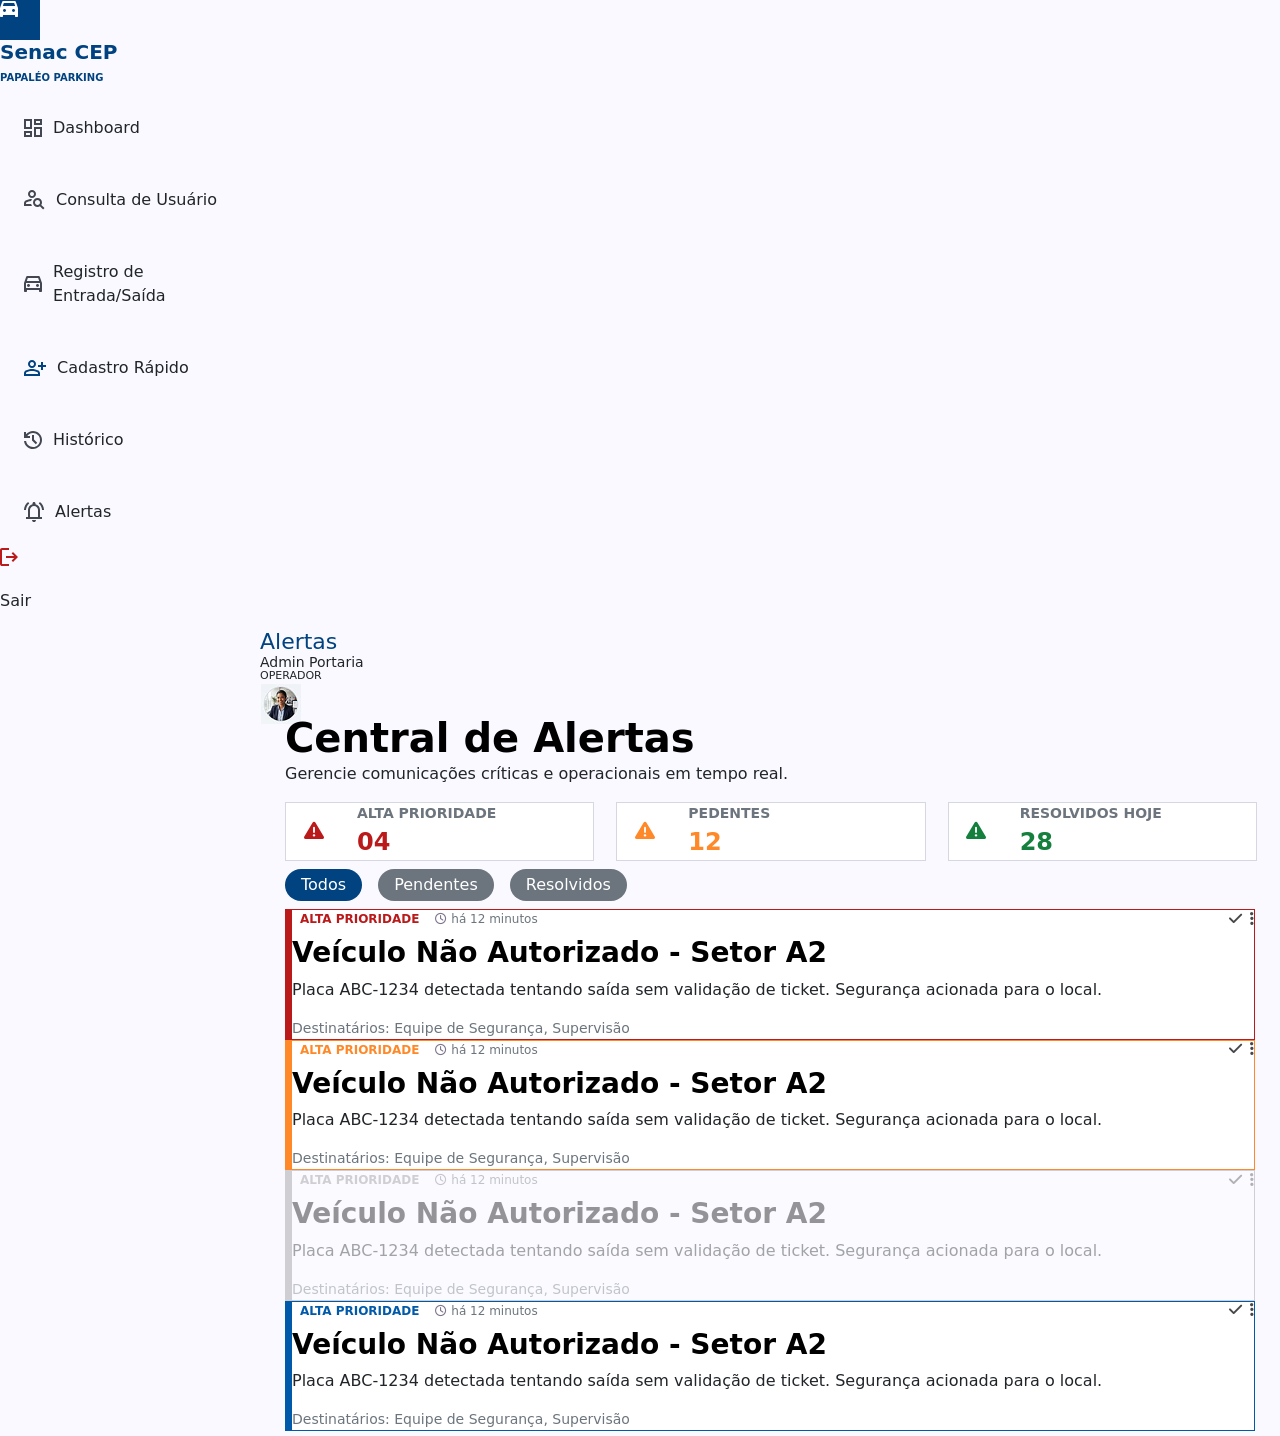
<file: apps/alerta.html>
<!doctype html>
<html lang="pt=br">

<head>
    <meta charset="utf-8">
    <meta name="viewport" content="width=device-width, initial-scale=1">
    <title>Alerta - Senac Parking</title>


    <link href="https://cdn.jsdelivr.net/npm/bootstrap@5.3.8/dist/css/bootstrap.min.css" rel="stylesheet"
        integrity="sha384-sRIl4kxILFvY47J16cr9ZwB07vP4J8+LH7qKQnuqkuIAvNWLzeN8tE5YBujZqJLB" crossorigin="anonymous">
    <link rel="stylesheet" href="../static/css/base.css">
    <link rel="stylesheet" href="https://cdnjs.cloudflare.com/ajax/libs/font-awesome/6.4.0/css/all.min.css">


    <style>
        p {
            margin: 0;
        }

        .alert {
            display: flex;
            width: 100%;
            flex-direction: column !important;
        }

        main m-card-alert::part(alert) {
            flex-direction: column;
        }

        section m-card-alert::part(alert) {
            border: 1px solid #d5d7e2;
            width: 100%;
        }

        section m-card-alert{
            width: 100%;
        }

        main m-card-alert h3 {
            font-weight: 600;
            color: black;

        }
    </style>


</head>

<body>
    <m-sidebar>
    </m-sidebar>
    <m-appbar>
        Alertas
    </m-appbar>

    <m-corpo> <!-- * 🍕 corpo -->

        <header class="my-3">
            <h1 class="fw-semibold text-black m-0">Central de Alertas</h1>
            <p>Gerencie comunicações críticas e operacionais em tempo real.</p>
        </header>

        <section class="d-flex flex-row gap-4">

            <m-card-alert tipo="alto">
                <div class="d-flex flex-row">
                    <div class="d-flex align-items-center justify-content-center rounded"
                        style="height: 55px; width: 55px; background-color: var(--back-alert); color: var(--color-alert);">
                        <i class="fa-solid fa-triangle-exclamation fa-lg"></i>
                    </div>

                    <div class="d-flex flex-column ms-3 fw-semibold">
                        <p class="text-secondary" style="font-size: 14px;">ALTA PRIORIDADE</p>
                        <p class="fs-4" style="color: var(--color-alert);">04</p>

                    </div>

                </div>
            </m-card-alert>



            <m-card-alert tipo="medio">
                <div class="d-flex flex-row">
                    <div class="d-flex align-items-center justify-content-center rounded"
                        style="height: 55px; width: 55px; background-color: var(--back-alert); color: var(--color-alert);">
                        <i class="fa-solid fa-triangle-exclamation fa-lg"></i>
                    </div>

                    <div class="d-flex flex-column ms-3 fw-semibold">
                        <p class="text-secondary" style="font-size: 14px;">PEDENTES</p>
                        <p class="fs-4" style="color: var(--color-alert);">12</p>

                    </div>

                </div>
            </m-card-alert>


            <m-card-alert tipo="sucesso">
                <div class="d-flex flex-row">
                    <div class="d-flex align-items-center justify-content-center rounded"
                        style="height: 55px; width: 55px; background-color: var(--back-alert); color: var(--color-alert);">
                        <i class="fa-solid fa-triangle-exclamation fa-lg"></i>
                    </div>

                    <div class="d-flex flex-column ms-3 fw-semibold">
                        <p class="text-secondary" style="font-size: 14px;">RESOLVIDOS HOJE</p>
                        <p class="fs-4" style="color: var(--color-alert);">28</p>

                    </div>

                </div>
            </m-card-alert>

        </section>




        <main class="alertas">


            <section class="d-flex my-2 flex-row gap-3">
                <div class="text-bg-primary px-3 py-1 rounded-4">Todos</div>
                <div class="text-bg-secondary px-3 py-1 rounded-4">Pendentes</div>
                <div class="text-bg-secondary px-3 py-1 rounded-4">Resolvidos</div>

            </section>

            <m-card-alert class="d-flex flex-column" tipo="alto">
                <div class="d-flex align-items-center gap-2" style="font-size: 12px;">
                    <p class="px-2 rounded text-center fw-semibold"
                        style="color: var(--color-alert); background-color: var(--back-alert);">ALTA PRIORIDADE</p>
                    <p class="text-secondary"><i class="fa-regular fa-clock" style="color: #7f758d;"></i> há 12 minutos
                    </p>
                    <div class="d-flex ms-auto gap-2">
                        <i class="fa-solid fa-check fa-lg" style="color: #474749;"></i>
                        <i class="fa-solid fa-ellipsis-vertical fa-lg" style="color: #474749;"></i>
                    </div>
                </div>

                <div class="d-flex flex-column mt-2">
                    <h3>Veículo Não Autorizado - Setor A2</h3>
                    <p>Placa ABC-1234 detectada tentando saída sem validação de ticket. Segurança acionada para o local.
                    </p>
                    <p class="text-secondary mt-3" style="font-size: 14px;">Destinatários: Equipe de Segurança,
                        Supervisão</p>
                </div>

            </m-card-alert>
            <m-card-alert class="d-flex flex-column" tipo="medio">
                <div class="d-flex align-items-center gap-2" style="font-size: 12px;">
                    <p class="px-2 rounded text-center fw-semibold"
                        style="color: var(--color-alert); background-color: var(--back-alert);">ALTA PRIORIDADE</p>
                    <p class="text-secondary"><i class="fa-regular fa-clock" style="color: #7f758d;"></i> há 12 minutos
                    </p>
                    <div class="d-flex ms-auto gap-2">
                        <i class="fa-solid fa-check fa-lg" style="color: #474749;"></i>
                        <i class="fa-solid fa-ellipsis-vertical fa-lg" style="color: #474749;"></i>
                    </div>
                </div>

                <div class="d-flex flex-column mt-2">
                    <h3>Veículo Não Autorizado - Setor A2</h3>
                    <p>Placa ABC-1234 detectada tentando saída sem validação de ticket. Segurança acionada para o local.
                    </p>
                    <p class="text-secondary mt-3" style="font-size: 14px;">Destinatários: Equipe de Segurança,
                        Supervisão</p>
                </div>

            </m-card-alert>
            <m-card-alert class="d-flex flex-column" tipo="resolvido">
                <div class="d-flex align-items-center gap-2" style="font-size: 12px;">
                    <p class="px-2 rounded text-center fw-semibold"
                        style="color: var(--color-alert); background-color: var(--back-alert);">ALTA PRIORIDADE</p>
                    <p class="text-secondary"><i class="fa-regular fa-clock" style="color: #7f758d;"></i> há 12 minutos
                    </p>
                    <div class="d-flex ms-auto gap-2">
                        <i class="fa-solid fa-check fa-lg" style="color: #474749;"></i>
                        <i class="fa-solid fa-ellipsis-vertical fa-lg" style="color: #474749;"></i>
                    </div>
                </div>

                <div class="d-flex flex-column mt-2">
                    <h3>Veículo Não Autorizado - Setor A2</h3>
                    <p>Placa ABC-1234 detectada tentando saída sem validação de ticket. Segurança acionada para o local.
                    </p>
                    <p class="text-secondary mt-3" style="font-size: 14px;">Destinatários: Equipe de Segurança,
                        Supervisão</p>
                </div>

            </m-card-alert>

            <m-card-alert class="d-flex flex-column" tipo="baixo">
                <div class="d-flex align-items-center gap-2" style="font-size: 12px;">
                    <p class="px-2 rounded text-center fw-semibold"
                        style="color: var(--color-alert); background-color: var(--back-alert);">ALTA PRIORIDADE</p>
                    <p class="text-secondary"><i class="fa-regular fa-clock" style="color: #7f758d;"></i> há 12 minutos
                    </p>
                    <div class="d-flex ms-auto gap-2">
                        <i class="fa-solid fa-check fa-lg" style="color: #474749;"></i>
                        <i class="fa-solid fa-ellipsis-vertical fa-lg" style="color: #474749;"></i>
                    </div>
                </div>

                <div class="d-flex flex-column mt-2">
                    <h3>Veículo Não Autorizado - Setor A2</h3>
                    <p>Placa ABC-1234 detectada tentando saída sem validação de ticket. Segurança acionada para o local.
                    </p>
                    <p class="text-secondary mt-3" style="font-size: 14px;">Destinatários: Equipe de Segurança,
                        Supervisão</p>
                </div>

            </m-card-alert>

        </main>




    </m-corpo> <!-- * 🍕 corpo -->




    <script type="module" src="../static/js/lib.js"></script>

    <script src="https://cdn.jsdelivr.net/npm/bootstrap@5.3.8/dist/js/bootstrap.bundle.min.js"
        integrity="sha384-FKyoEForCGlyvwx9Hj09JcYn3nv7wiPVlz7YYwJrWVcXK/BmnVDxM+D2scQbITxI"
        crossorigin="anonymous"></script>
</body>

</html>
</file>
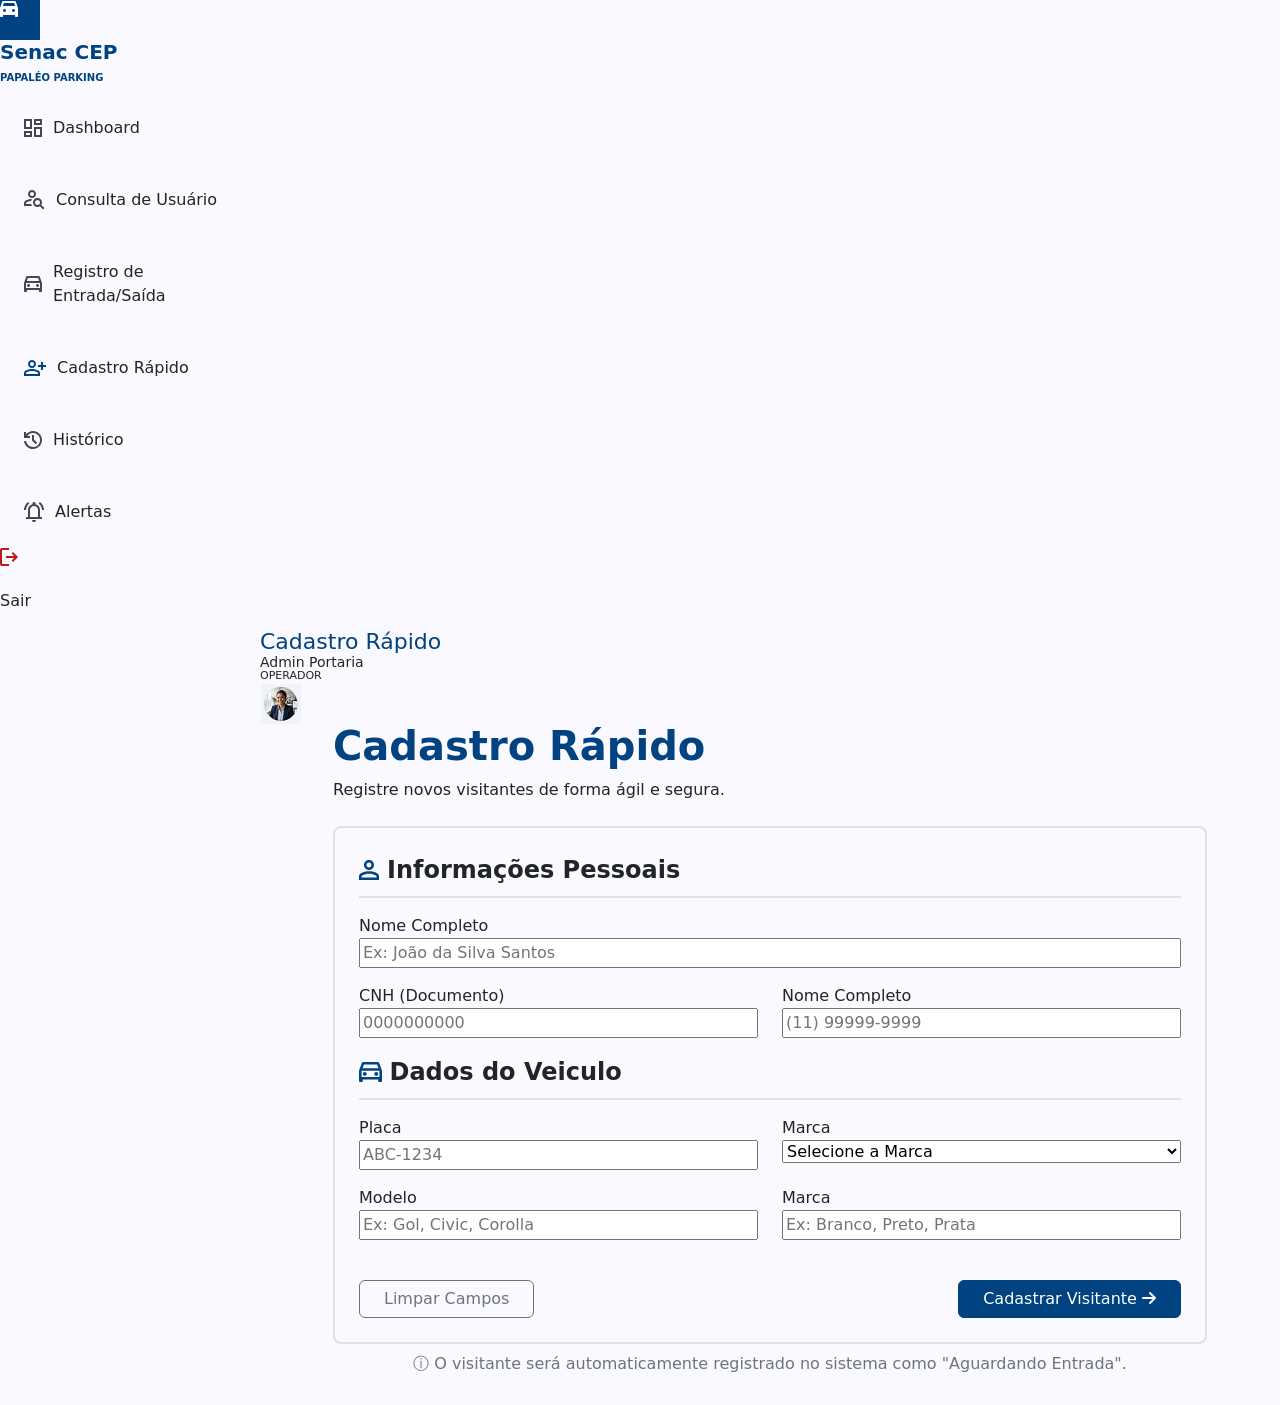
<file: apps/cadastro-rapido.html>
<!doctype html>
<html lang="pt=br">

<head>
    <meta charset="utf-8">
    <meta name="viewport" content="width=device-width, initial-scale=1">
    <title>Cadastro Rápido - Senac Parking</title>


    <link href="https://cdn.jsdelivr.net/npm/bootstrap@5.3.8/dist/css/bootstrap.min.css" rel="stylesheet"
        integrity="sha384-sRIl4kxILFvY47J16cr9ZwB07vP4J8+LH7qKQnuqkuIAvNWLzeN8tE5YBujZqJLB" crossorigin="anonymous">
    <link rel="stylesheet" href="../static/css/base.css">
    <link rel="stylesheet" href="https://cdnjs.cloudflare.com/ajax/libs/font-awesome/6.4.0/css/all.min.css">


    <style>
        p {
            margin: 0;
        }
    </style>


</head>

<body>
    <m-sidebar>
    </m-sidebar>
    <m-appbar>
        Cadastro Rápido
    </m-appbar>

    <m-corpo> <!-- * 🍕 corpo -->

        <div class="d-flex flex-column py-4 px-5">
            <h1 class="fw-bold">Cadastro Rápido</h1>
            <p class="mb-4">Registre novos visitantes de forma ágil e segura.</p>
            
            <div class="d-flex flex-column border border-2 rounded-3 p-4 gap-3">
                <div class="border-bottom border-2 pb-2">
                    <p class="d-flex gap-2 fs-4 fw-semibold align-items-center"><img
                        src="../static/Assets - projeto estacionamento/Icon-informacoes-pessoais.svg" alt=""
                        style="height: 20px;"> Informações Pessoais</p>
                    </div>
                    
                    <div class="d-flex flex-column">
                        <label for="">Nome Completo</label>
                        <input class="" placeholder="Ex: João da Silva Santos" type="text">
                    </div>
                    
                    <div class="row">
                        
                        <div class="col d-flex flex-column">
                            <label for="">CNH (Documento)</label>
                            <input class="" placeholder="0000000000" type="text">
                        </div>
                        
                        <div class="col d-flex flex-column">
                            <label for="">Nome Completo</label>
                            <input class="" placeholder="(11) 99999-9999" type="text">
                        </div>
                    </div>
                    
                    
                    <div class="border-bottom border-2 pb-2">
                        <p class="d-flex gap-2 fs-4 fw-semibold align-items-center"><img
                            src="../static/Assets - projeto estacionamento/Icon-carro.svg" alt="" style="height: 20px;">
                            Dados do Veiculo</p>
                        </div>
                        
                        <div class="row">
                            
                            <div class="col d-flex flex-column">
                                <label for="">Placa</label>
                                <input class="" placeholder="ABC-1234" type="text">
                            </div>
                            
                            <div class="col d-flex flex-column">
                                <label for="">Marca</label>
                                <select name="Marca" id="">
                                    <option value="">Selecione a Marca</option>
                                </select>
                            </div>
                        </div>
                        
                        <div class="row">
                            
                            <div class="col d-flex flex-column">
                                <label for="">Modelo</label>
                                <input class="" placeholder="Ex: Gol, Civic, Corolla" type="text">
                            </div>
                            
                            <div class="col d-flex flex-column">
                                <label for="">Marca</label>
                                <input type="text" placeholder="Ex: Branco, Preto, Prata">
                            </div>
                        </div>
                        
                        <div class="d-flex justify-content-between mt-4">
                            <button class="btn btn-outline-secondary px-4">Limpar Campos</button>
                <button class="btn btn-primary px-4">Cadastrar Visitante <i class="fa-solid fa-arrow-right" style="color: #fff;"></i></button>
            </div>
            
        </div>
        
        <p class="text-center text-secondary mt-2">ⓘ O visitante será automaticamente registrado no sistema como "Aguardando Entrada".</p>

    </div>
    </m-corpo> <!-- * 🍕 corpo -->




    <script type="module" src="../static/js/lib.js"></script>

    <script src="https://cdn.jsdelivr.net/npm/bootstrap@5.3.8/dist/js/bootstrap.bundle.min.js"
        integrity="sha384-FKyoEForCGlyvwx9Hj09JcYn3nv7wiPVlz7YYwJrWVcXK/BmnVDxM+D2scQbITxI"
        crossorigin="anonymous"></script>
</body>

</html>
</file>
<file: static/css/base.css>
:root,
[data-bs-theme=light] {
  --bs-blue: #004380;
  --bs-indigo: #6610f2;
  --bs-purple: #6f42c1;
  --bs-pink: #d63384;
  --bs-red: #dc3545;
  --bs-orange: #fd7e14;
  --bs-yellow: #ffc107;
  --bs-green: #198754;
  --bs-teal: #20c997;
  --bs-cyan: #0dcaf0;
  --bs-black: #000;
  --bs-white: #fff;
  --bs-gray: #6c757d;
  --bs-gray-dark: #343a40;
  --bs-gray-100: #f8f9fa;
  --bs-gray-200: #e9ecef;
  --bs-gray-300: #dee2e6;
  --bs-gray-400: #ced4da;
  --bs-gray-500: #adb5bd;
  --bs-gray-600: #6c757d;
  --bs-gray-700: #495057;
  --bs-gray-800: #343a40;
  --bs-gray-900: #212529;
  --bs-primary: #004380;
  --bs-secondary: #6c757d;
  --bs-success: #198754;
  --bs-info: #0dcaf0;
  --bs-warning: #ffc107;
  --bs-danger: #dc3545;
  --bs-light: #f8f9fa;
  --bs-dark: #212529;
  --bs-primary-rgb: 0, 67, 128, 1;
  --bs-secondary-rgb: 108, 117, 125;
  --bs-success-rgb: 25, 135, 84;
  --bs-info-rgb: 13, 202, 240;
  --bs-warning-rgb: 255, 193, 7;
  --bs-danger-rgb: 220, 53, 69;
  --bs-light-rgb: 248, 249, 250;
  --bs-dark-rgb: 33, 37, 41;
  --bs-primary-text-emphasis: #052c65;
  --bs-secondary-text-emphasis: #2b2f32;
  --bs-success-text-emphasis: #0a3622;
  --bs-info-text-emphasis: #055160;
  --bs-warning-text-emphasis: #664d03;
  --bs-danger-text-emphasis: #58151c;
  --bs-light-text-emphasis: #495057;
  --bs-dark-text-emphasis: #495057;
  --bs-primary-bg-subtle: #cfe2ff;
  --bs-secondary-bg-subtle: #e2e3e5;
  --bs-success-bg-subtle: #d1e7dd;
  --bs-info-bg-subtle: #cff4fc;
  --bs-warning-bg-subtle: #fff3cd;
  --bs-danger-bg-subtle: #f8d7da;
  --bs-light-bg-subtle: #fcfcfd;
  --bs-dark-bg-subtle: #ced4da;
  --bs-primary-border-subtle: #9ec5fe;
  --bs-secondary-border-subtle: #c4c8cb;
  --bs-success-border-subtle: #a3cfbb;
  --bs-info-border-subtle: #9eeaf9;
  --bs-warning-border-subtle: #ffe69c;
  --bs-danger-border-subtle: #f1aeb5;
  --bs-light-border-subtle: #e9ecef;
  --bs-dark-border-subtle: #adb5bd;
  --bs-white-rgb: 255, 255, 255;
  --bs-black-rgb: 0, 0, 0;

  --bs-font-sans-serif: system-ui, -apple-system, "Segoe UI", Roboto, "Helvetica Neue", "Noto Sans", "Liberation Sans", Arial, sans-serif, "Apple Color Emoji", "Segoe UI Emoji", "Segoe UI Symbol", "Noto Color Emoji";
  --bs-font-monospace: SFMono-Regular, Menlo, Monaco, Consolas, "Liberation Mono", "Courier New", monospace;
  --bs-gradient: linear-gradient(180deg, rgba(255, 255, 255, 0.15), rgba(255, 255, 255, 0));
  --bs-body-font-family: var(--bs-font-sans-serif);
  --bs-body-font-size: 1rem;
  --bs-body-font-weight: 400;
  --bs-body-line-height: 1.5;

  --bs-body-color: #212529;
  --bs-body-color-rgb: 33, 37, 41;
  --bs-body-bg: #f9f9ff;         /* !  COR DO CORPO   */
  --bs-body-bg-rgb: 249, 249, 255;


  --bs-emphasis-color: #000;
  --bs-emphasis-color-rgb: 0, 0, 0;
  --bs-secondary-color: rgba(33, 37, 41, 0.75);
  --bs-secondary-color-rgb: 33, 37, 41;
  --bs-secondary-bg: #e9ecef;
  --bs-secondary-bg-rgb: 233, 236, 239;

  --bs-tertiary-color: rgba(33, 37, 41, 0.5);
  --bs-tertiary-color-rgb: 33, 37, 41;
  --bs-tertiary-bg: #f8f9fa;
  --bs-tertiary-bg-rgb: 248, 249, 250;

  --bs-heading-color: inherit;

  --bs-link-color: #0d6efd;
  --bs-link-color-rgb: 13, 110, 253;
  --bs-link-decoration: underline;
  --bs-link-hover-color: #0a58ca;
  --bs-link-hover-color-rgb: 10, 88, 202;
  
  --bs-code-color: #d63384;
  --bs-highlight-color: #212529;
  --bs-highlight-bg: #fff3cd;
  --bs-border-width: 1px;
  --bs-border-style: solid;
  --bs-border-color: #dee2e6;
  --bs-border-color-translucent: rgba(0, 0, 0, 0.175);
  --bs-border-radius: 0.375rem;
  --bs-border-radius-sm: 0.25rem;
  --bs-border-radius-lg: 0.5rem;
  --bs-border-radius-xl: 1rem;
  --bs-border-radius-xxl: 2rem;
  --bs-border-radius-2xl: var(--bs-border-radius-xxl);
  --bs-border-radius-pill: 50rem;
  --bs-box-shadow: 0 0.5rem 1rem rgba(0, 0, 0, 0.15);
  --bs-box-shadow-sm: 0 0.125rem 0.25rem rgba(0, 0, 0, 0.075);
  --bs-box-shadow-lg: 0 1rem 3rem rgba(0, 0, 0, 0.175);
  --bs-box-shadow-inset: inset 0 1px 2px rgba(0, 0, 0, 0.075);
  --bs-focus-ring-width: 0.25rem;
  --bs-focus-ring-opacity: 0.25;
  --bs-focus-ring-color: rgba(13, 110, 253, 0.25);
  --bs-form-valid-color: #198754;
  --bs-form-valid-border-color: #198754;
  --bs-form-invalid-color: #dc3545;
  --bs-form-invalid-border-color: #dc3545;

}



[data-bs-theme=dark] {
  color-scheme: dark;
  --bs-body-color: #dee2e6;
  --bs-body-color-rgb: 222, 226, 230;
  --bs-body-bg: #212529;
  --bs-body-bg-rgb: 33, 37, 41;
  --bs-emphasis-color: #fff;
  --bs-emphasis-color-rgb: 255, 255, 255;
  --bs-secondary-color: rgba(222, 226, 230, 0.75);
  --bs-secondary-color-rgb: 222, 226, 230;
  --bs-secondary-bg: #343a40;
  --bs-secondary-bg-rgb: 52, 58, 64;
  --bs-tertiary-color: rgba(222, 226, 230, 0.5);
  --bs-tertiary-color-rgb: 222, 226, 230;
  --bs-tertiary-bg: #2b3035;
  --bs-tertiary-bg-rgb: 43, 48, 53;
  --bs-primary-text-emphasis: #6ea8fe;
  --bs-secondary-text-emphasis: #a7acb1;
  --bs-success-text-emphasis: #75b798;
  --bs-info-text-emphasis: #6edff6;
  --bs-warning-text-emphasis: #ffda6a;
  --bs-danger-text-emphasis: #ea868f;
  --bs-light-text-emphasis: #f8f9fa;
  --bs-dark-text-emphasis: #dee2e6;
  --bs-primary-bg-subtle: #031633;
  --bs-secondary-bg-subtle: #161719;
  --bs-success-bg-subtle: #051b11;
  --bs-info-bg-subtle: #032830;
  --bs-warning-bg-subtle: #332701;
  --bs-danger-bg-subtle: #2c0b0e;
  --bs-light-bg-subtle: #343a40;
  --bs-dark-bg-subtle: #1a1d20;
  --bs-primary-border-subtle: #084298;
  --bs-secondary-border-subtle: #41464b;
  --bs-success-border-subtle: #0f5132;
  --bs-info-border-subtle: #087990;
  --bs-warning-border-subtle: #997404;
  --bs-danger-border-subtle: #842029;
  --bs-light-border-subtle: #495057;
  --bs-dark-border-subtle: #343a40;
  --bs-heading-color: inherit;
  --bs-link-color: #6ea8fe;
  --bs-link-hover-color: #8bb9fe;
  --bs-link-color-rgb: 110, 168, 254;
  --bs-link-hover-color-rgb: 139, 185, 254;
  --bs-code-color: #e685b5;
  --bs-highlight-color: #dee2e6;
  --bs-highlight-bg: #664d03;
  --bs-border-color: #495057;
  --bs-border-color-translucent: rgba(255, 255, 255, 0.15);
  --bs-form-valid-color: #75b798;
  --bs-form-valid-border-color: #75b798;
  --bs-form-invalid-color: #ea868f;
  --bs-form-invalid-border-color: #ea868f;
}

.btn-primary {
  --bs-btn-color: #fff;
  --bs-btn-bg: var(--bs-blue);
  --bs-btn-border-color: var(--bs-blue);
  --bs-btn-hover-color: #fff;
  --bs-btn-hover-bg: #0b5ed7;
  --bs-btn-hover-border-color: #0a58ca;
  --bs-btn-focus-shadow-rgb: 49, 132, 253;
  --bs-btn-active-color: #fff;
  --bs-btn-active-bg: #0a58ca;
  --bs-btn-active-border-color: #0a53be;
  --bs-btn-active-shadow: inset 0 3px 5px rgba(0, 0, 0, 0.125);
  --bs-btn-disabled-color: #fff;
  --bs-btn-disabled-bg: #0d6efd;
  --bs-btn-disabled-border-color: #0d6efd;
}


.text-bg-primary {
  color: #fff !important;
  background-color: RGBA(var(--bs-primary-rgb)) !important;
}

.text-primary {
  --bs-text-opacity: 1;
  color: rgba(var(--bs-primary-rgb)) !important;
}


body {
  background-color: var(--bs-body-bg);
  -webkit-text-size-adjust: 100%;
  -webkit-tap-highlight-color: rgba(0, 0, 0, 0);
}


h1, h2, h3, h4, h5, h6 {
  color: var(--bs-blue);
  margin-top: 0;
  margin-bottom: 0.5rem;
  font-weight: 500;
  line-height: 1.2;
}


@media (max-width: 768px) {
  m-sidebar{
    display: none;
  }
  m-corpo{
    margin-left: 0;
  }
  m-appbar{
    margin-left: 0;
  }
  


}
</file>
